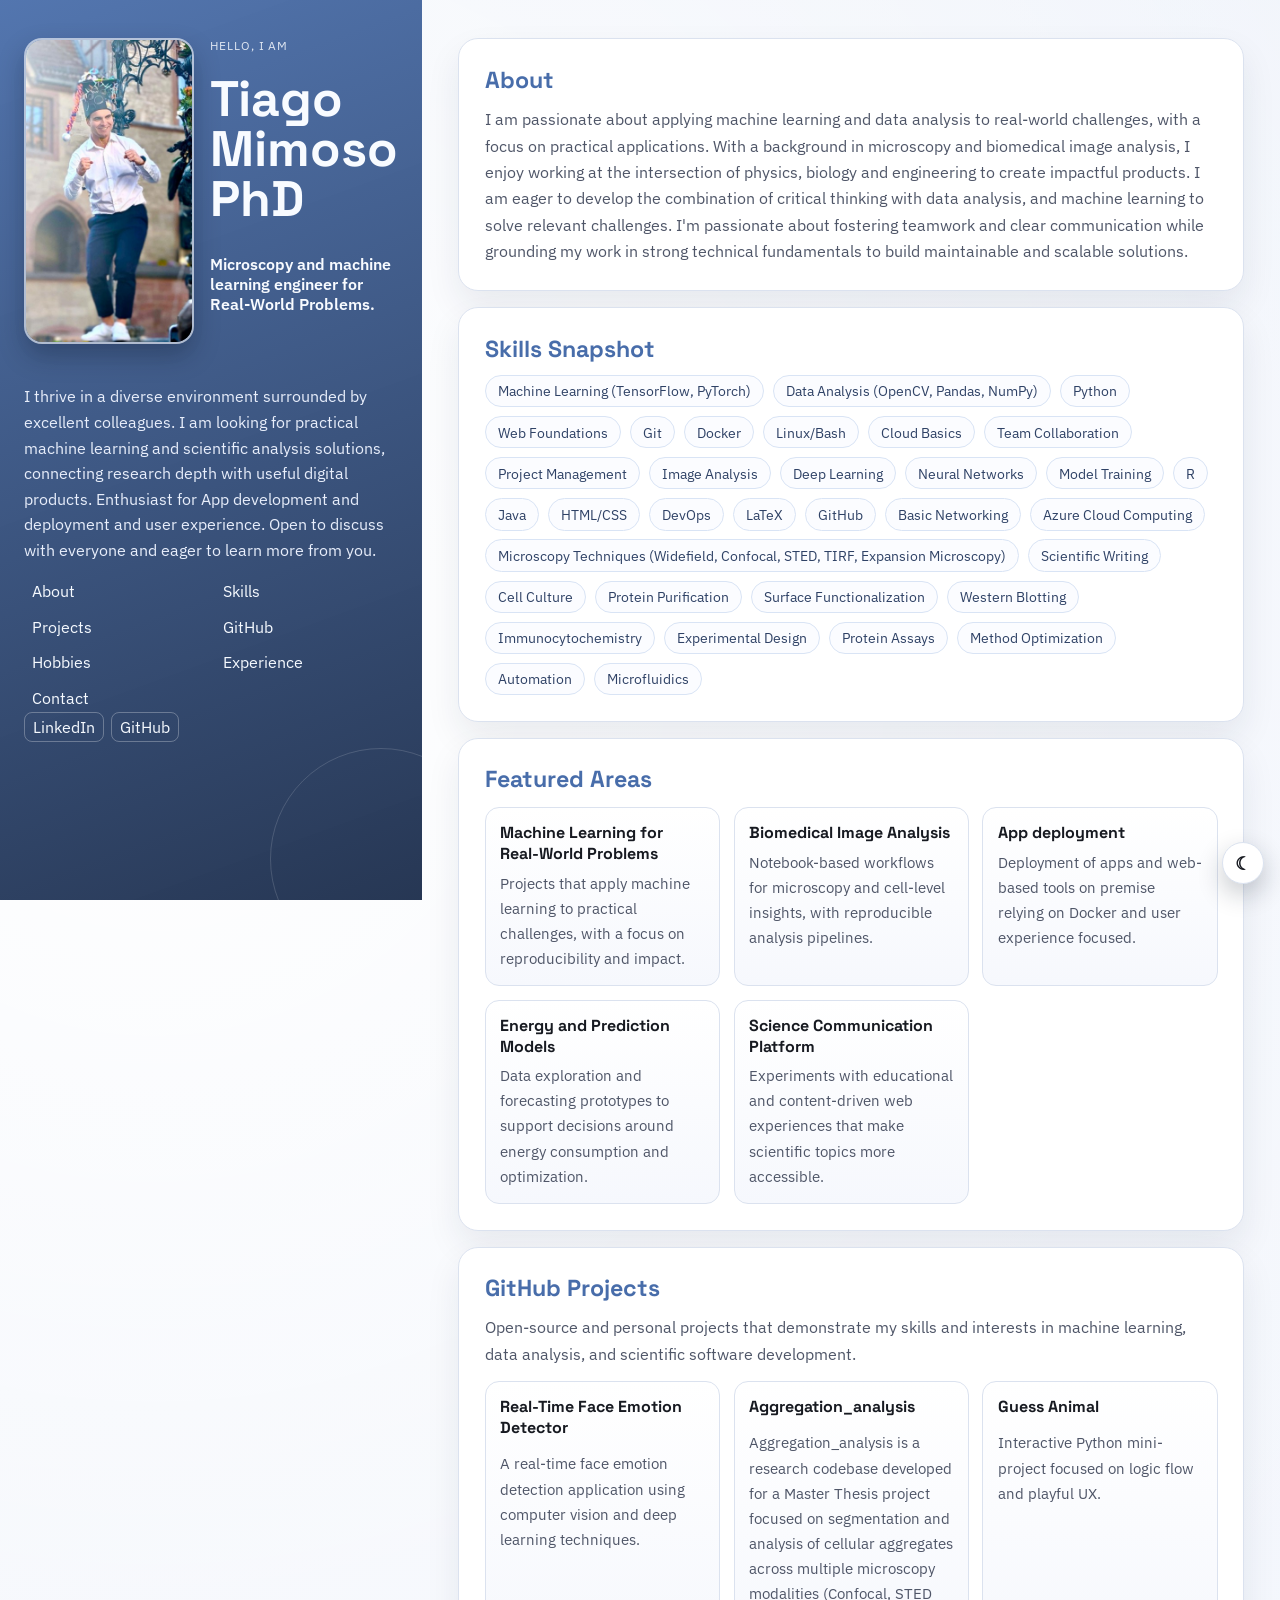
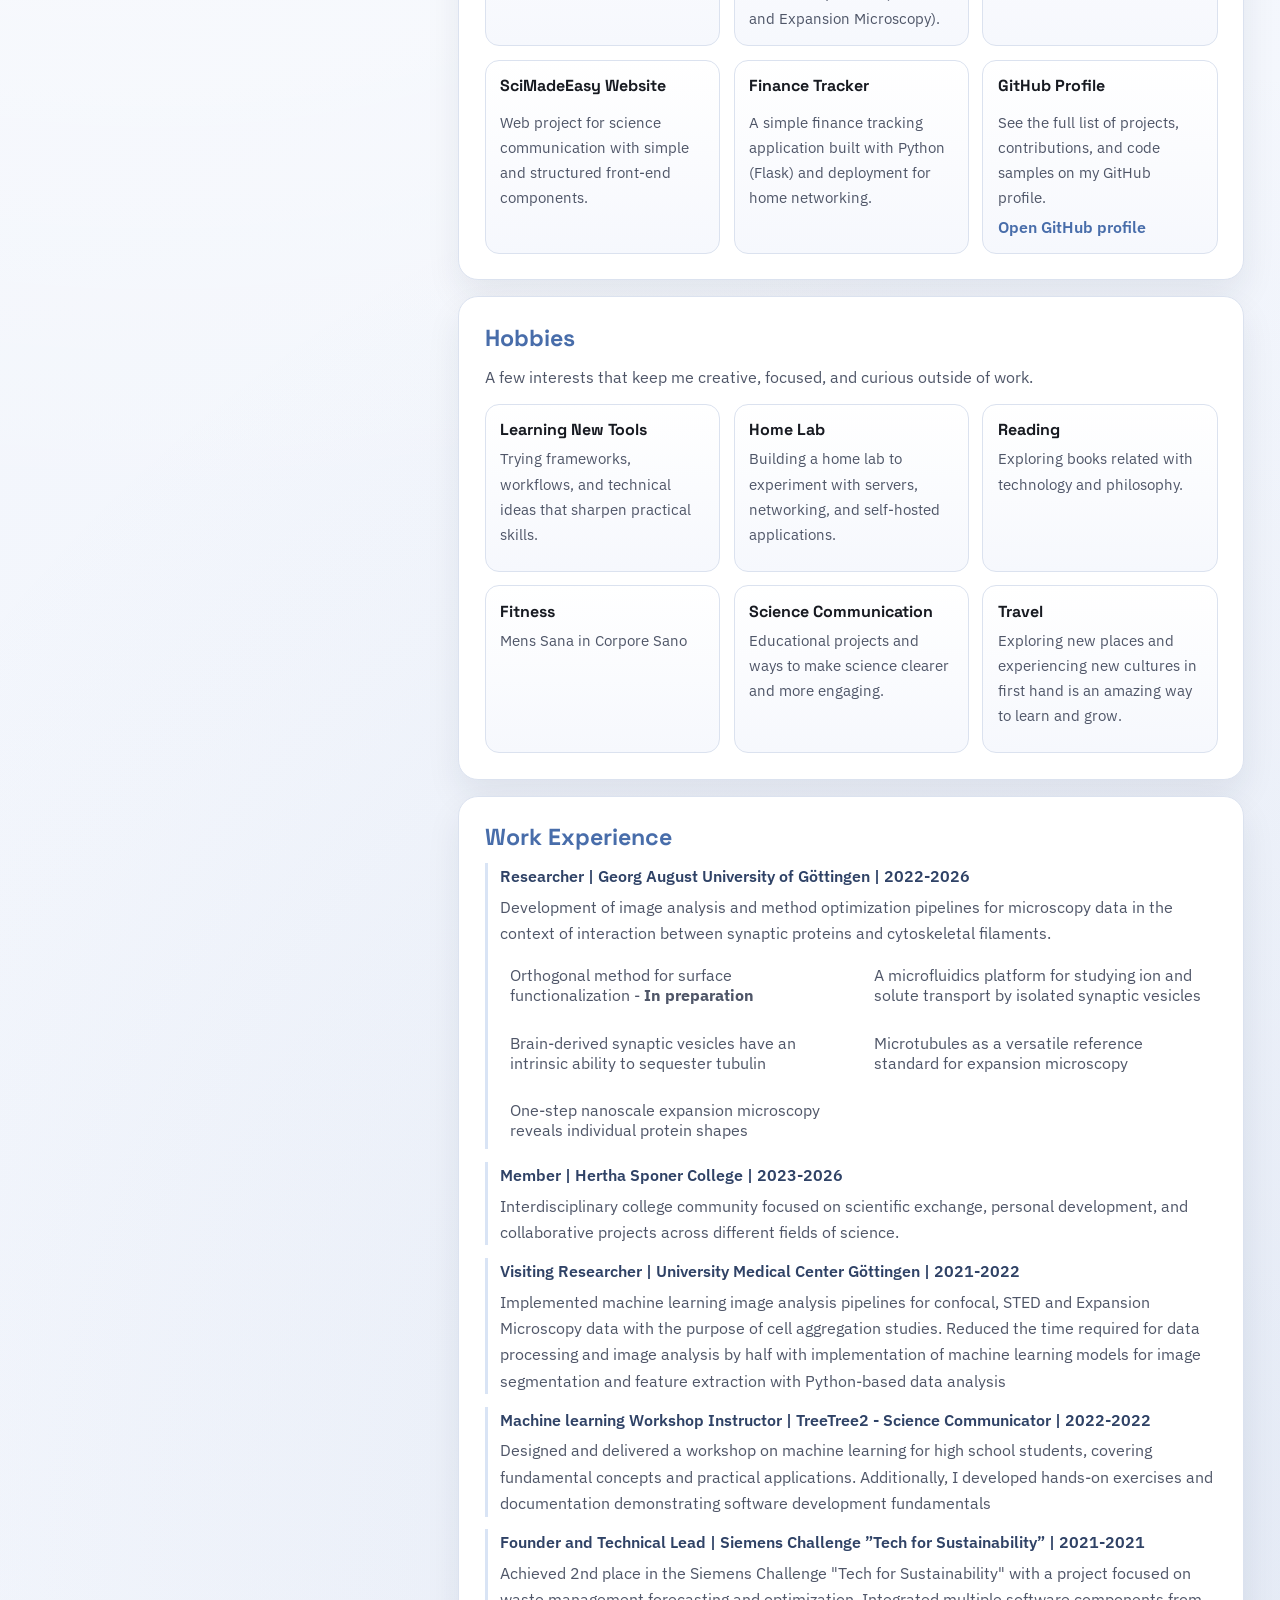
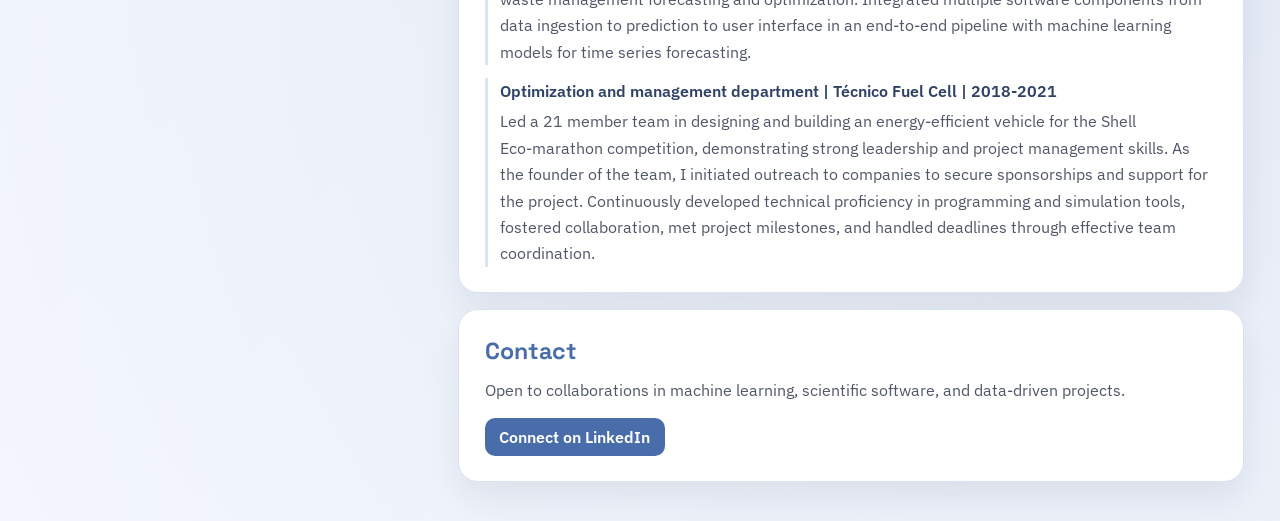
<file: index.html>
<!DOCTYPE html>
<html lang="en">
	<head>
		<meta charset="UTF-8" />
		<meta name="viewport" content="width=device-width, initial-scale=1.0" />
		<title>Tiago Mimoso | Personal Website</title>
		<meta
			name="description"
			content="Tiago Mimoso's website: Know more about me. I would love to connect."
		/>
		<link rel="preconnect" href="https://fonts.googleapis.com" />
		<link rel="preconnect" href="https://fonts.gstatic.com" crossorigin />
		<link
			href="https://fonts.googleapis.com/css2?family=Space+Grotesk:wght@400;500;700&family=IBM+Plex+Sans:wght@300;400;600&display=swap"
			rel="stylesheet"
		/>
		<link rel="stylesheet" href="styles.css" />
	</head>
	<body>
		<div class="page-shell">
			<aside class="sidebar" aria-label="Profile sidebar">
				<div class="sidebar-inner">
					<div class="sidebar-top">
						<figure class="profile-photo-wrap">
						<img
							class="profile-photo"
							src="Gansaliesel.jpg"
							alt="Portrait of Tiago Mimoso"
						/>
					</figure>

						<div class="sidebar-copy">
							<p class="eyebrow">Hello, I am</p>
							<h1>Tiago Mimoso PhD</h1>
							<p class="headline"> Microscopy and machine learning engineer for Real-World Problems.</p>
						</div>
					</div>
					<div class="sidebar-body">
							<p class="bio">
								I thrive in a diverse environment surrounded by excellent colleagues. I am looking for practical machine learning and scientific analysis solutions, connecting research depth with useful digital products. Enthusiast for App development and deployment and user experience. Open to discuss with everyone and eager to learn more from you.
							</p>

							<nav class="quick-links" aria-label="Quick links">
								<a href="#about">About</a>
								<a href="#skills">Skills</a>
								<a href="#projects">Projects</a>
								<a href="#github-projects">GitHub</a>
								<a href="#hobbies">Hobbies</a>
								<a href="#experience">Experience</a>
								<a href="#contact">Contact</a>
							</nav>
						</div>

                    <p class="footer-name"></p>
                    <div class="footer-links">
                        <a
                            class="linkedin-link"
                            href="https://www.linkedin.com/in/tiago-mimoso"
                            target="_blank"
                            rel="noreferrer noopener"
                        >
                            LinkedIn
                        </a>
                        <a
                            class="linkedin-link"
                            href="https://github.com/TiagoMimoso"
                            target="_blank"
                            rel="noreferrer noopener"
                        >
                            GitHub
                        </a>
                    </div>
					
				</div>
			</aside>

			<main class="content" aria-label="Main content">
				<section id="about" class="panel reveal">
					<h2>About</h2>
					<p>
						I am passionate about applying machine learning and data analysis to real-world challenges, with a focus on practical applications. With a background in microscopy and biomedical image analysis, I enjoy working at the intersection of physics, biology and engineering to create impactful products. I am eager to develop the combination of critical thinking with data analysis, and machine learning to solve relevant challenges. I'm passionate about fostering teamwork and clear communication while grounding my work in strong technical fundamentals to build maintainable and scalable solutions.
					</p>
				</section>

                <section id="skills" class="panel reveal">
					<h2>Skills Snapshot</h2>
					<ul class="tag-list" aria-label="Skills list">
						<li>Machine Learning (TensorFlow, PyTorch)</li>
						<li>Data Analysis (OpenCV, Pandas, NumPy)</li>
						<li>Python</li>
						<li>Web Foundations</li>
						<li>Git</li>
						<li>Docker</li>
						<li>Linux/Bash</li>
						<li>Cloud Basics</li>
						<li>Team Collaboration</li>
						<li>Project Management</li>
						<li>Image Analysis</li>
						<li>Deep Learning</li>
						<li>Neural Networks</li>
						<li>Model Training</li>
						<li>R</li>
						<li>Java</li>
						<li>HTML/CSS</li>
						<li>DevOps</li>
						<li>LaTeX</li>
						<li>GitHub</li>
						<li>Basic Networking</li>
						<li>Azure Cloud Computing</li>
						<li>Microscopy Techniques (Widefield, Confocal, STED, TIRF, Expansion Microscopy)</li>
						<li>Scientific Writing</li>
						<li>Cell Culture</li>
						<li>Protein Purification</li>
						<li>Surface Functionalization</li>
						<li>Western Blotting</li>
						<li>Immunocytochemistry</li>
						<li>Experimental Design</li>
						<li>Protein Assays</li>
						<li>Method Optimization</li>
						<li>Automation</li>
						<li>Microfluidics</li>
					</ul>
				</section>

				<section id="projects" class="panel reveal">
					<h2>Featured Areas</h2>
					<div class="cards">
						<article class="card">
							<h3>Machine Learning for Real-World Problems</h3>
							<p>
								Projects that apply machine learning to practical challenges, with a focus on reproducibility and impact.
							</p>
						</article class="card">
						<article class="card">
							<h3>Biomedical Image Analysis</h3>
							<p>
								Notebook-based workflows for microscopy and cell-level insights, with reproducible analysis pipelines.
							</p>
						</article>
						<article class="card">
							<h3> App deployment</h3>
							<p>
								Deployment of apps and web-based tools on premise relying on Docker and user experience focused.
							</p>
						</article>
						<article class="card">
							<h3>Energy and Prediction Models</h3>
							<p>
								Data exploration and forecasting prototypes to support decisions
								around energy consumption and optimization.
							</p>
						</article>
						<article class="card">
							<h3>Science Communication Platform</h3>
							<p>
								Experiments with educational and content-driven web experiences that make scientific topics more accessible.
							</p>
						</article>
					</div>
				</section>

				<section id="github-projects" class="panel reveal">
					<h2>GitHub Projects</h2>
					<p class="section-intro">
						Open-source and personal projects that demonstrate my skills and interests in machine learning, data analysis, and scientific software development.
					</p>
					<div class="cards">
						<a
							class="card card-project card-clickable"
							href="https://github.com/TiagoMimoso/real-time-face-emotion-detector"
							target="_blank"
							rel="noreferrer noopener"
						>
							<h3>Real-Time Face Emotion Detector</h3>
							<p>
								A real-time face emotion detection application using computer vision and deep learning techniques.
							</p>
						</a>
						<a
							class="card card-project card-clickable"
							href="https://github.com/TiagoMimoso/Aggregation_analysis"
							target="_blank"
							rel="noreferrer noopener"
						>
							<h3>Aggregation_analysis</h3>
							<p>
								Aggregation_analysis is a research codebase developed for a Master Thesis project focused on segmentation and analysis of cellular aggregates across multiple microscopy modalities (Confocal, STED and Expansion Microscopy).
							</p>
						</a>
						<a
							class="card card-project card-clickable"
							href="https://github.com/TiagoMimoso/Guess_animal"
							target="_blank"
							rel="noreferrer noopener"
						>
							<h3>Guess Animal</h3>
							<p>
								Interactive Python mini-project focused on logic flow and playful UX.
							</p>
						</a>
						<a
							class="card card-project card-clickable"
							href="https://github.com/scimadeasyofficial/scimadeasy-website"
							target="_blank"
							rel="noreferrer noopener"
						>
							<h3>SciMadeEasy Website</h3>
							<p>
								Web project for science communication with simple and structured front-end components.
							</p>
						</a>
						<a
							class="card card-project card-clickable"
							href="https://github.com/TiagoMimoso/finace_tracker"
							target="_blank"
							rel="noreferrer noopener"
						>
							<h3>Finance Tracker</h3>
							<p>
								A simple finance tracking application built with Python (Flask) and deployment for home networking.
							</p>
						</a>
						
						<a
							class="card card-project card-clickable"
							href="https://github.com/TiagoMimoso"
							target="_blank"
							rel="noreferrer noopener"
						>
							<h3>GitHub Profile</h3>
							<p>
								See the full list of projects, contributions, and code samples on my GitHub profile.
							</p>
							<span class="card-link">Open GitHub profile</span>
						</a>
					</div>
				</section>

				<section id="hobbies" class="panel reveal">
					<h2>Hobbies</h2>
					<p class="section-intro">
						A few interests that keep me creative, focused, and curious outside of
						work.
					</p>
					<div class="cards hobby-grid" aria-label="Hobbies list">
						<a class="card hobby-card card-clickable" href="hobbies/learning-new-tools.html">
							<h3>Learning New Tools</h3>
							<p>Trying frameworks, workflows, and technical ideas that sharpen practical skills.</p>
						</a>
                        <a class="card hobby-card card-clickable" href="hobbies/home_lab.html">
                            <h3>Home Lab</h3>
                            <p>Building a home lab to experiment with servers, networking, and self-hosted applications.</p>
                        </a>
						<a class="card hobby-card card-clickable" href="hobbies/reading.html">
							<h3>Reading</h3>
							<p>Exploring books related with technology and philosophy.</p>
						</a>
						<a class="card hobby-card card-clickable" href="hobbies/fitness.html">
							<h3>Fitness</h3>
							<p>Mens Sana in Corpore Sano</p>
						</a>
						<a class="card hobby-card card-clickable" href="hobbies/science-communication.html">
							<h3>Science Communication</h3>
							<p>Educational projects and ways to make science clearer and more engaging.</p>
						</a>
						<a class="card hobby-card card-clickable" href="hobbies/travel.html">
							<h3>Travel</h3>
							<p>Exploring new places and experiencing new cultures in first hand is an amazing way to learn and grow.</p>
						</a>
					</div>
				</section>

				<section id="experience" class="panel reveal">
					<h2>Work Experience</h2>
					<div class="experience-list" aria-label="Work experience list">
						<article class="experience-item">
							<p class="experience-meta">Researcher | Georg August University of Göttingen  | 2022-2026
							</p>
							<p>
								Development of image analysis and method optimization pipelines for microscopy data in the context of interaction between synaptic proteins and cytoskeletal filaments.
							</p>
							<div class="publication-links">
								<a>
									Orthogonal method for surface functionalization - <b>In preparation</b>
								</a>
								<a href="https://www.sciencedirect.com/science/article/pii/S0927776526006089" target="_blank" rel="noreferrer noopener">
									A microfluidics platform for studying ion and solute transport by isolated synaptic vesicles
								</a>
								<a href="https://link.springer.com/article/10.1186/s12915-025-02464-9" target="_blank" rel="noreferrer noopener">
									Brain-derived synaptic vesicles have an intrinsic ability to sequester tubulin
								</a>
								<a href="https://www.nature.com/articles/s42003-025-07967-3" target="_blank" rel="noreferrer noopener">
									Microtubules as a versatile reference standard for expansion microscopy
								</a>
								<a href="https://www.nature.com/articles/s41587-024-02431-9" target="_blank" rel="noreferrer noopener">
									One-step nanoscale expansion microscopy reveals individual protein shapes
								</a>
							</div>
						</article>
						<article class="experience-item">
							<p class="experience-meta">Member | Hertha Sponer College | 2023-2026</p>
							<p>
								Interdisciplinary college community focused on scientific exchange, personal development, and collaborative projects across different fields of science.
							</p>
						</article>
						<article class="experience-item">
							<p class="experience-meta">Visiting Researcher | University Medical Center Göttingen | 2021-2022</p>
							<p>
								Implemented machine learning image analysis pipelines for confocal, STED and Expansion Microscopy data with the purpose of cell aggregation studies. Reduced the time required for data processing and image analysis by half with implementation of machine learning models for image segmentation and feature extraction with Python‑based data analysis
							</p>
						</article>
						<article class="experience-item">
							<p class="experience-meta">Machine learning Workshop Instructor | TreeTree2 ‑ Science Communicator | 2022-2022</p>
							<p>
								Designed and delivered a workshop on machine learning for high school students, covering fundamental concepts and practical applications. Additionally, I developed hands‑on exercises and documentation demonstrating software development fundamentals
							</p>
						</article>
						<article class="experience-item">
							<p class="experience-meta">Founder and Technical Lead | Siemens Challenge ”Tech for Sustainability”  | 2021-2021</p>
							<p>
								Achieved 2nd place in the Siemens Challenge "Tech for Sustainability" with a project focused on waste management forecasting and optimization. Integrated multiple software components from data ingestion to prediction to user interface in an end‑to‑end pipeline with machine learning models for time series forecasting.
							</p>
						</article>
						<article class="experience-item">
							<p class="experience-meta"> Optimization and management department | Técnico Fuel Cell | 2018-2021</p>
							<p>
								Led a 21 member team in designing and building an energy‑efficient vehicle for the Shell Eco‑marathon competition, demonstrating strong leadership and project management skills. As the founder of the team, I initiated outreach to companies to secure sponsorships and support for the project. Continuously developed technical proficiency in programming and simulation tools, fostered collaboration, met project milestones, and handled deadlines through effective team coordination.
							</p>
						</article>
						<!-- <article class="experience-item">
							<p class="experience-meta">Research/Project Role | Institution | Year-Year</p>
							<p>
								Summarize the project focus, your responsibilities, and one result that shows impact.
							</p>
						</article> -->
					</div>
				</section>

				<section id="contact" class="panel reveal">
					<h2>Contact</h2>
					<p>
						Open to collaborations in machine learning, scientific software, and
						data-driven projects.
					</p>
					<div class="contact-actions">
						<a
							href="https://www.linkedin.com/in/tiago-mimoso"
							target="_blank"
							rel="noreferrer noopener"
						>
							Connect on LinkedIn
						</a>
					</div>
				</section>
			</main>
		</div>
		<button id="theme-toggle" class="theme-toggle" type="button" aria-label="Toggle color theme">
			&#9789;
		</button>
		<script src="theme.js"></script>
	</body>
</html>
</file>
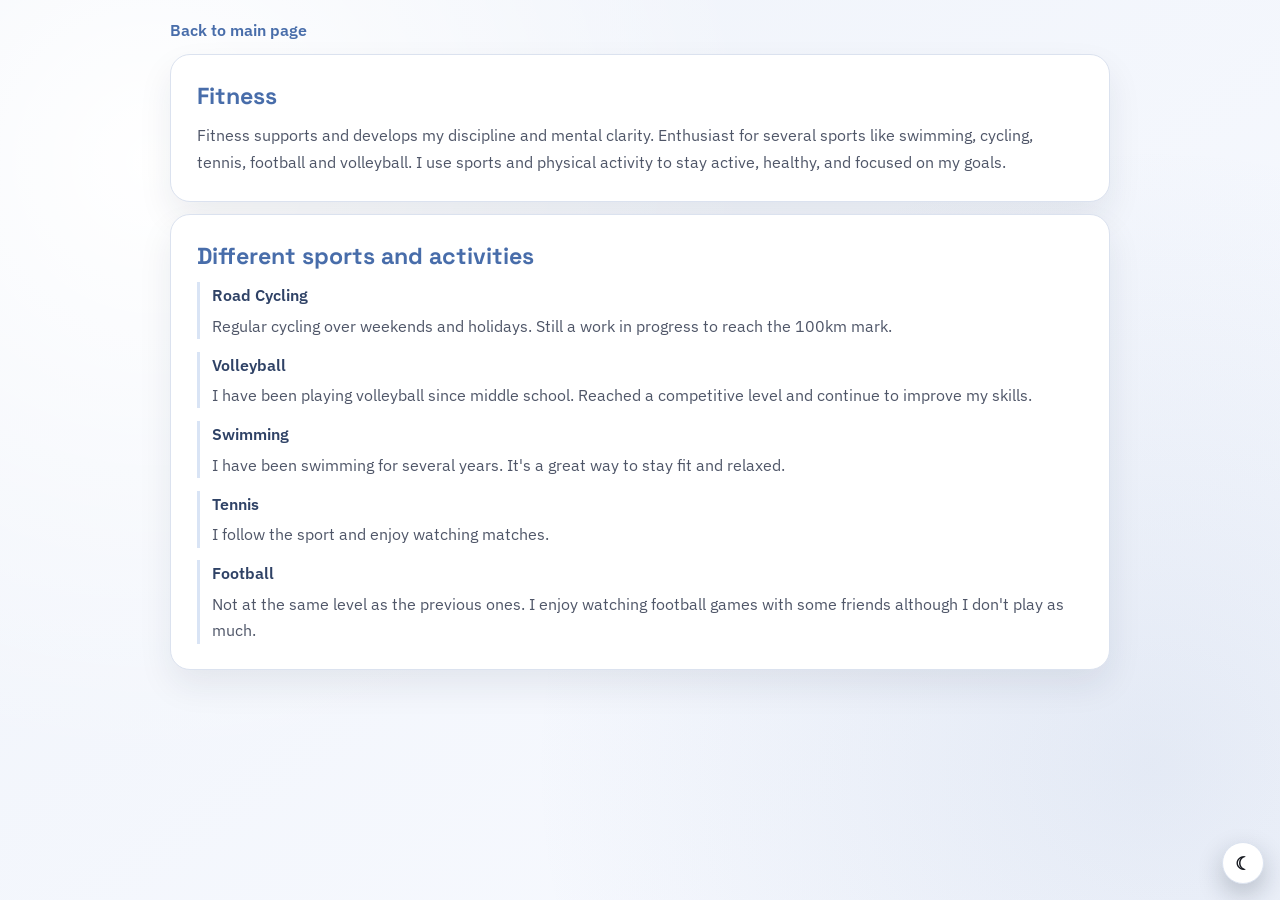
<file: hobbies/fitness.html>
<!DOCTYPE html>
<html lang="en">
  <head>
    <meta charset="UTF-8" />
    <meta name="viewport" content="width=device-width, initial-scale=1.0" />
    <title>Hobby | Fitness</title>
    <meta name="description" content="Fitness hobby page for Tiago Mimoso." />
    <link rel="preconnect" href="https://fonts.googleapis.com" />
    <link rel="preconnect" href="https://fonts.gstatic.com" crossorigin />
    <link
      href="https://fonts.googleapis.com/css2?family=Space+Grotesk:wght@400;500;700&family=IBM+Plex+Sans:wght@300;400;600&display=swap"
      rel="stylesheet"
    />
    <link rel="stylesheet" href="../styles.css" />
  </head>
  <body>
    <main class="subpage-shell">
      <div class="subpage-topbar">
        <a class="back-link" href="../index.html#hobbies">Back to main page</a>
        <button id="theme-toggle" class="theme-toggle" type="button" aria-label="Toggle color theme">&#9789;</button>
      </div>

      <section class="panel subpage-hero">
        <h2>Fitness</h2>
        <p>
          Fitness supports and develops my discipline and mental clarity. Enthusiast for several sports like swimming, cycling, tennis, football and volleyball. I use sports and physical activity to stay active, healthy, and focused on my goals.
        </p>
      </section>

      <section class="panel">
        <h2>Different sports and activities</h2>
        <div class="experience-list">
          <article class="experience-item">
            <p class="experience-meta">Road Cycling</p>
            <p>Regular cycling over weekends and holidays. Still a work in progress to reach the 100km mark.</p>
          </article>
          <article class="experience-item">
            <p class="experience-meta">Volleyball</p>
            <p>I have been playing volleyball since middle school. Reached a competitive level and continue to improve my skills.</p>
          </article>
          <article class="experience-item">
            <p class="experience-meta">Swimming</p>
            <p>I have been swimming for several years. It's a great way to stay fit and relaxed.</p>
          </article>
          <article class="experience-item">
            <p class="experience-meta">Tennis</p>
            <p>I follow the sport and enjoy watching matches.</p>
          </article>
          <article class="experience-item">
            <p class="experience-meta">Football</p>
            <p>Not at the same level as the previous ones. I enjoy watching football games with some friends although I don't play as much.</p>
          </article>
        </div>
      </section>
    </main>
    <script src="../theme.js"></script>
  </body>
</html>
</file>
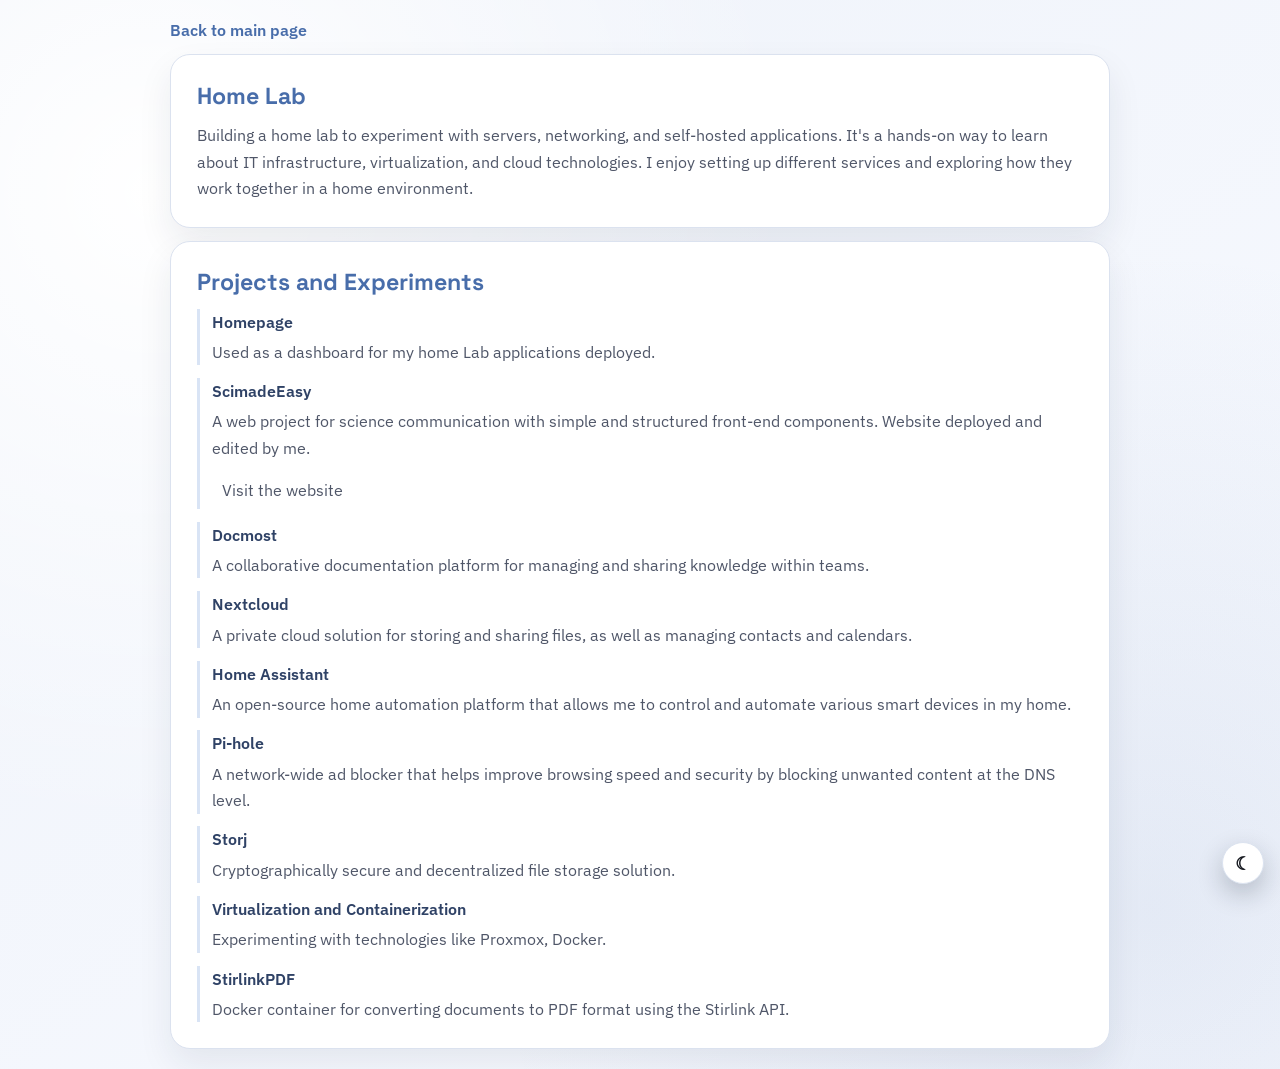
<file: hobbies/home_lab.html>
<!DOCTYPE html>
<html lang="en">
  <head>
    <meta charset="UTF-8" />
    <meta name="viewport" content="width=device-width, initial-scale=1.0" />
    <title>Hobby | Home lab</title>
    <meta name="description" content="Fitness hobby page for Tiago Mimoso." />
    <link rel="preconnect" href="https://fonts.googleapis.com" />
    <link rel="preconnect" href="https://fonts.gstatic.com" crossorigin />
    <link
      href="https://fonts.googleapis.com/css2?family=Space+Grotesk:wght@400;500;700&family=IBM+Plex+Sans:wght@300;400;600&display=swap"
      rel="stylesheet"
    />
    <link rel="stylesheet" href="../styles.css" />
  </head>
  <body>
    <main class="subpage-shell">
      <div class="subpage-topbar">
        <a class="back-link" href="../index.html#hobbies">Back to main page</a>
        <button id="theme-toggle" class="theme-toggle" type="button" aria-label="Toggle color theme">&#9789;</button>
      </div>

      <section class="panel subpage-hero">
        <h2>Home Lab</h2>
        <p>
          Building a home lab to experiment with servers, networking, and self-hosted applications. It's a hands-on way to learn about IT infrastructure, virtualization, and cloud technologies. I enjoy setting up different services and exploring how they work together in a home environment.
        </p>
      </section>

      <section class="panel">
        <h2>Projects and Experiments</h2>
        <div class="experience-list">
          <article class="experience-item">
            <p class="experience-meta">Homepage</p>
            <p>Used as a dashboard for my home Lab applications deployed.</p>
          </article>
          <article class="experience-item">
            <p class="experience-meta">ScimadeEasy</p>
            <p>A web project for science communication with simple and structured front-end components. Website deployed and edited by me.</p>
            <div class="publication-links">
								<a href="https://scimadeasyofficial.github.io/scimadeasy-website/" target="_blank" rel="noreferrer noopener">Visit the website</a>
							</div>
          </article>
          <article class="experience-item">
            <p class="experience-meta">Docmost</p>
            <p>A collaborative documentation platform for managing and sharing knowledge within teams.</p>
          </article>
          <article class="experience-item">
            <p class="experience-meta">Nextcloud</p>
            <p>A private cloud solution for storing and sharing files, as well as managing contacts and calendars.</p>
          </article>
          <article class="experience-item">
            <p class="experience-meta">Home Assistant</p>
            <p>An open-source home automation platform that allows me to control and automate various smart devices in my home.</p>
          </article>
          <article class="experience-item">
            <p class="experience-meta">Pi-hole</p>
            <p>A network-wide ad blocker that helps improve browsing speed and security by blocking unwanted content at the DNS level.</p>
          </article>
          <article class="experience-item">
            <p class="experience-meta">Storj</p>
            <p>Cryptographically secure and decentralized file storage solution.</p>
          </article>
          <article class="experience-item">
            <p class="experience-meta">Virtualization and Containerization</p>
            <p>Experimenting with technologies like Proxmox, Docker.</p>
          </article>
          <article class="experience-item">
            <p class="experience-meta">StirlinkPDF</p>
            <p>Docker container for converting documents to PDF format using the Stirlink API.</p>
          </article>
        </div>
      </section>
    </main>
    <script src="../theme.js"></script>
  </body>
</html>
</file>
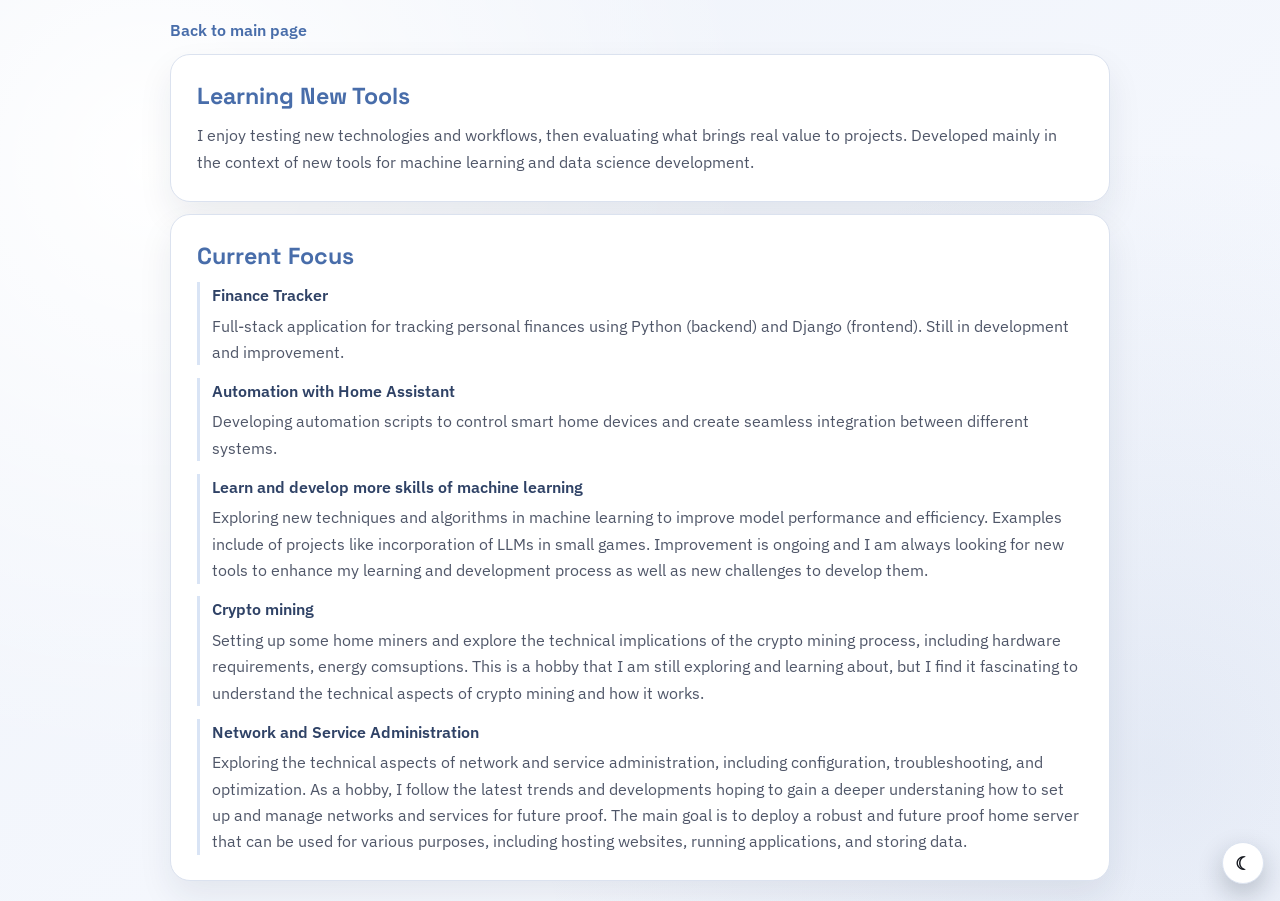
<file: hobbies/learning-new-tools.html>
<!DOCTYPE html>
<html lang="en">
  <head>
    <meta charset="UTF-8" />
    <meta name="viewport" content="width=device-width, initial-scale=1.0" />
    <title>Hobby | Learning New Tools</title>
    <meta name="description" content="Learning new tools hobby page for Tiago Mimoso." />
    <link rel="preconnect" href="https://fonts.googleapis.com" />
    <link rel="preconnect" href="https://fonts.gstatic.com" crossorigin />
    <link
      href="https://fonts.googleapis.com/css2?family=Space+Grotesk:wght@400;500;700&family=IBM+Plex+Sans:wght@300;400;600&display=swap"
      rel="stylesheet"
    />
    <link rel="stylesheet" href="../styles.css" />
  </head>
  <body>
    <main class="subpage-shell">
      <div class="subpage-topbar">
        <a class="back-link" href="../index.html#hobbies">Back to main page</a>
        <button id="theme-toggle" class="theme-toggle" type="button" aria-label="Toggle color theme">&#9789;</button>
      </div>

      <section class="panel subpage-hero">
        <h2>Learning New Tools</h2>
        <p>
          I enjoy testing new technologies and workflows, then evaluating what brings real value to projects. Developed mainly in the context of new tools for machine learning and data science development.
        </p>
      </section>

      <section class="panel">
        <h2>Current Focus</h2>
        <div class="experience-list">
          <article class="experience-item">
            <p class="experience-meta">Finance Tracker</p>
            <p>Full-stack application for tracking personal finances using Python (backend) and Django (frontend). Still in development and improvement.</p>
          </article>
          <article class="experience-item">
            <p class="experience-meta">Automation with Home Assistant</p>
            <p>Developing automation scripts to control smart home devices and create seamless integration between different systems.</p>
          </article>
          <article class="experience-item">
            <p class="experience-meta">Learn and develop more skills of machine learning</p>
            <p>Exploring new techniques and algorithms in machine learning to improve model performance and efficiency.
              Examples include of projects like incorporation of LLMs in small games. Improvement is ongoing and I am always looking for new tools to enhance my learning and development process as well as new challenges to develop them.
            </p>
          </article>
          <article class="experience-item">
            <p class="experience-meta">Crypto mining</p>
            <p>Setting up some home miners and explore the technical implications of the crypto mining process, including hardware requirements, energy comsuptions. This is a hobby that I am still exploring and learning about, but I find it fascinating to understand the technical aspects of crypto mining and how it works.
            </p>
          </article>
          <article class="experience-item">
            <p class="experience-meta">Network and Service Administration</p>
            <p>Exploring the technical aspects of network and service administration, including configuration, troubleshooting, and optimization. As a hobby, I follow the latest trends and developments hoping to gain a deeper understaning how to set up and manage networks and services for future proof. The main goal is to deploy a robust and future proof home server that can be used for various purposes, including hosting websites, running applications, and storing data.
            </p>
          </article>
        </div>

        <!--<p class="customize-note">
           Add more tools and insights as you explore new technologies. This section can evolve with your learning journey. -->
        </p>
      </section>
    </main>
    <script src="../theme.js"></script>
  </body>
</html>
</file>
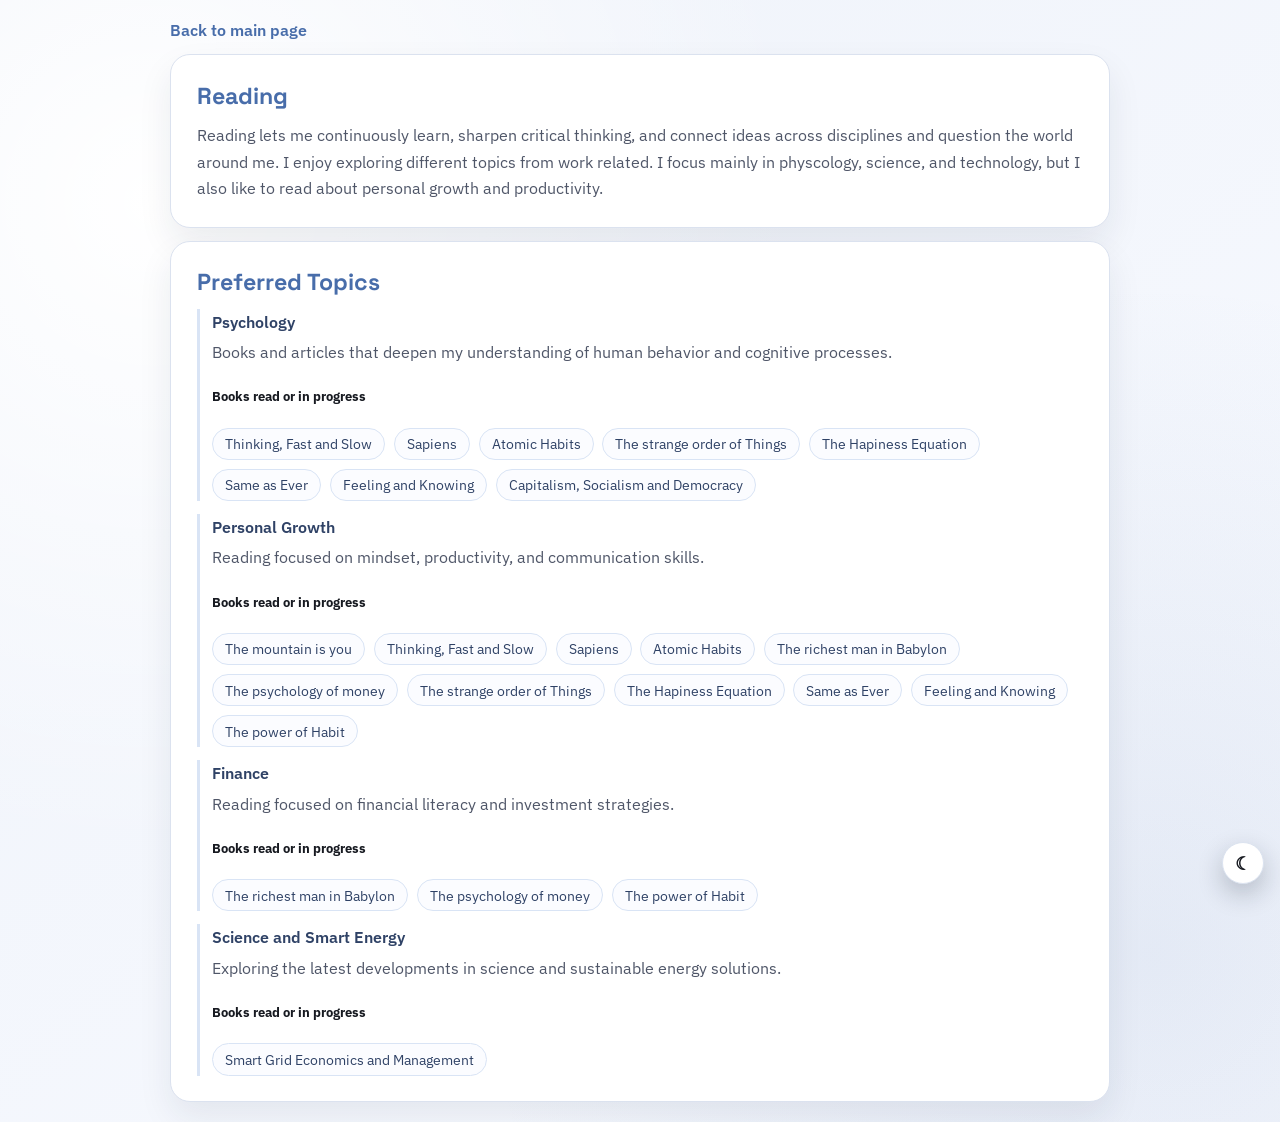
<file: hobbies/reading.html>
<!DOCTYPE html>
<html lang="en">
  <head>
    <meta charset="UTF-8" />
    <meta name="viewport" content="width=device-width, initial-scale=1.0" />
    <title>Hobby | Reading</title>
    <meta name="description" content="Reading hobby page for Tiago Mimoso." />
    <link rel="preconnect" href="https://fonts.googleapis.com" />
    <link rel="preconnect" href="https://fonts.gstatic.com" crossorigin />
    <link
      href="https://fonts.googleapis.com/css2?family=Space+Grotesk:wght@400;500;700&family=IBM+Plex+Sans:wght@300;400;600&display=swap"
      rel="stylesheet"
    />
    <link rel="stylesheet" href="../styles.css" />
  </head>
  <body>
    <main class="subpage-shell">
      <div class="subpage-topbar">
        <a class="back-link" href="../index.html#hobbies">Back to main page</a>
        <button id="theme-toggle" class="theme-toggle" type="button" aria-label="Toggle color theme">&#9789;</button>
      </div>

      <section class="panel subpage-hero">
        <h2>Reading</h2>
        <p>
          Reading lets me continuously learn, sharpen critical thinking, and connect ideas across disciplines and question the world around me. I enjoy exploring different topics from work related. I focus mainly in physcology, science, and technology, but I also like to read about personal growth and productivity.
        </p>
      </section>

      <section class="panel">
        <h2>Preferred Topics</h2>
        <div class="experience-list">
          <article class="experience-item">
            <p class="experience-meta">Psychology</p>
            <p>Books and articles that deepen my understanding of human behavior and cognitive processes.</p>
					<h5>Books read or in progress</h5>
					<ul class="tag-list" aria-label="Skills list">
						<li>Thinking, Fast and Slow</li>
						<li>Sapiens</li>
            <li>Atomic Habits</li>
            <li>The strange order of Things</li>
            <li>The Hapiness Equation</li>
            <li>Same as Ever</li>
            <li>Feeling and Knowing</li>
            <li>Capitalism, Socialism and Democracy</li>
					</ul>
          </article>
          <article class="experience-item">
            <p class="experience-meta">Personal Growth</p>
            <p>Reading focused on mindset, productivity, and communication skills.</p>
          <h5>Books read or in progress</h5>
					<ul class="tag-list" aria-label="Skills list">
						<li>The mountain is you</li>
						<li>Thinking, Fast and Slow</li>
						<li>Sapiens</li>
            <li>Atomic Habits</li>
            <li>The richest man in Babylon</li>
            <li>The psychology of money</li>
            <li>The strange order of Things</li>
            <li>The Hapiness Equation</li>
            <li>Same as Ever</li>
            <li>Feeling and Knowing</li>
            <li>The power of Habit</li>
					</ul>
          </article>
          <article class="experience-item">
            <p class="experience-meta">Finance</p>
            <p>Reading focused on financial literacy and investment strategies.</p>
          <h5>Books read or in progress</h5>
					<ul class="tag-list" aria-label="Skills list">
            <li>The richest man in Babylon</li>
            <li>The psychology of money</li>
            <li>The power of Habit</li>
					</ul>
          </article>
          <article class="experience-item">
            <p class="experience-meta">Science and Smart Energy</p>
            <p>Exploring the latest developments in science and sustainable energy solutions.</p>
            <h5>Books read or in progress</h5>
					<ul class="tag-list" aria-label="Skills list">
            <li>Smart Grid Economics and Management</li>
					</ul>
          </article>
        </div>
      </section>
    </main>
    <script src="../theme.js"></script>
  </body>
</html>
</file>
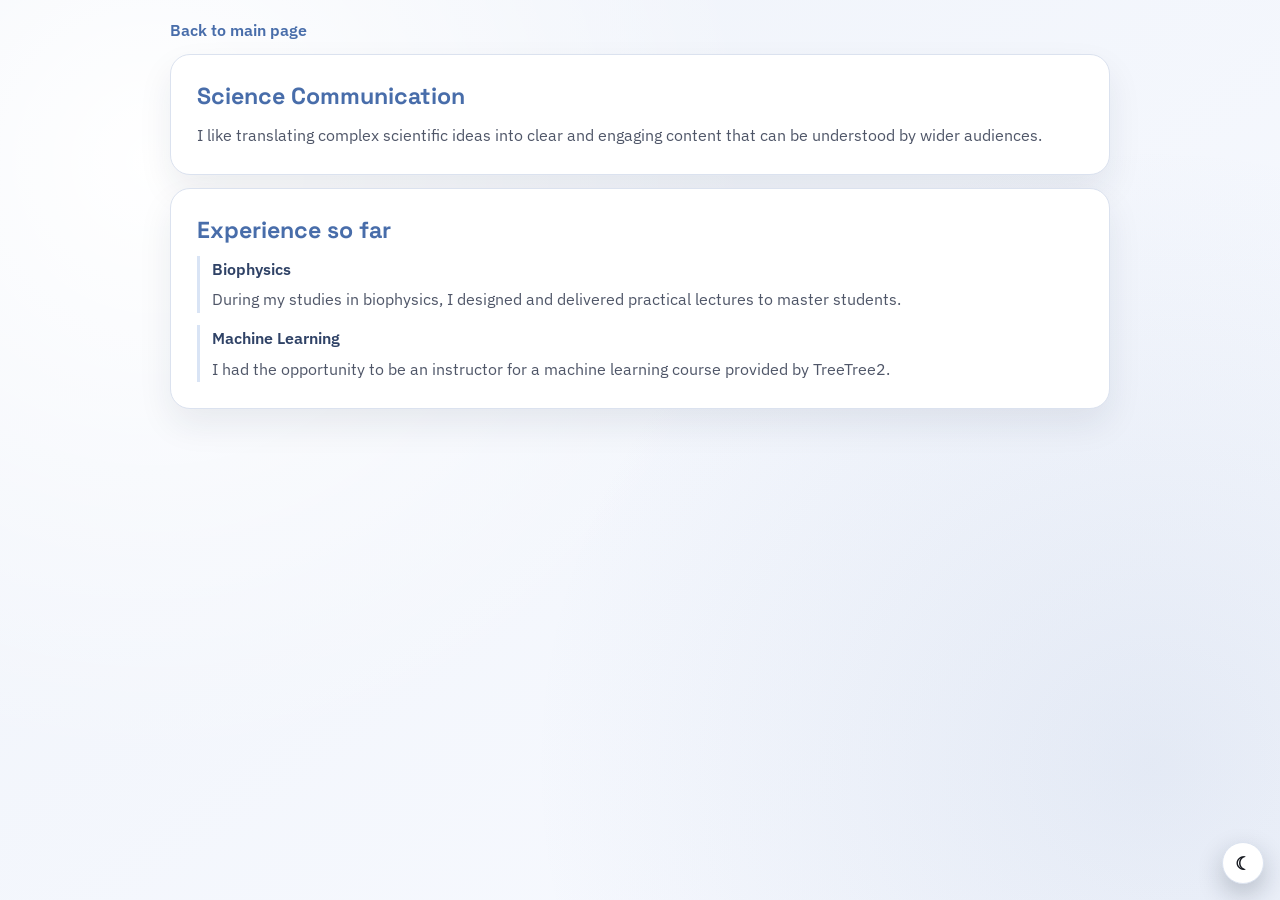
<file: hobbies/science-communication.html>
<!DOCTYPE html>
<html lang="en">
  <head>
    <meta charset="UTF-8" />
    <meta name="viewport" content="width=device-width, initial-scale=1.0" />
    <title>Hobby | Science Communication</title>
    <meta name="description" content="Science communication hobby page for Tiago Mimoso." />
    <link rel="preconnect" href="https://fonts.googleapis.com" />
    <link rel="preconnect" href="https://fonts.gstatic.com" crossorigin />
    <link
      href="https://fonts.googleapis.com/css2?family=Space+Grotesk:wght@400;500;700&family=IBM+Plex+Sans:wght@300;400;600&display=swap"
      rel="stylesheet"
    />
    <link rel="stylesheet" href="../styles.css" />
  </head>
  <body>
    <main class="subpage-shell">
      <div class="subpage-topbar">
        <a class="back-link" href="../index.html#hobbies">Back to main page</a>
        <button id="theme-toggle" class="theme-toggle" type="button" aria-label="Toggle color theme">&#9789;</button>
      </div>

      <section class="panel subpage-hero">
        <h2>Science Communication</h2>
        <p>
          I like translating complex scientific ideas into clear and engaging content that can be understood by wider audiences.
        </p>
      </section>

      <section class="panel">
        <h2>Experience so far</h2>
        <div class="experience-list">
          <article class="experience-item">
            <p class="experience-meta">Biophysics</p>
            <p>During my studies in biophysics, I designed and delivered practical lectures to master students.</p>
          </article>
          <article class="experience-item">
            <p class="experience-meta">Machine Learning</p>
            <p>I had the opportunity to be an instructor for a machine learning course provided by TreeTree2.</p>
          </article>
        </div>
      </section>
    </main>
    <script src="../theme.js"></script>
  </body>
</html>
</file>
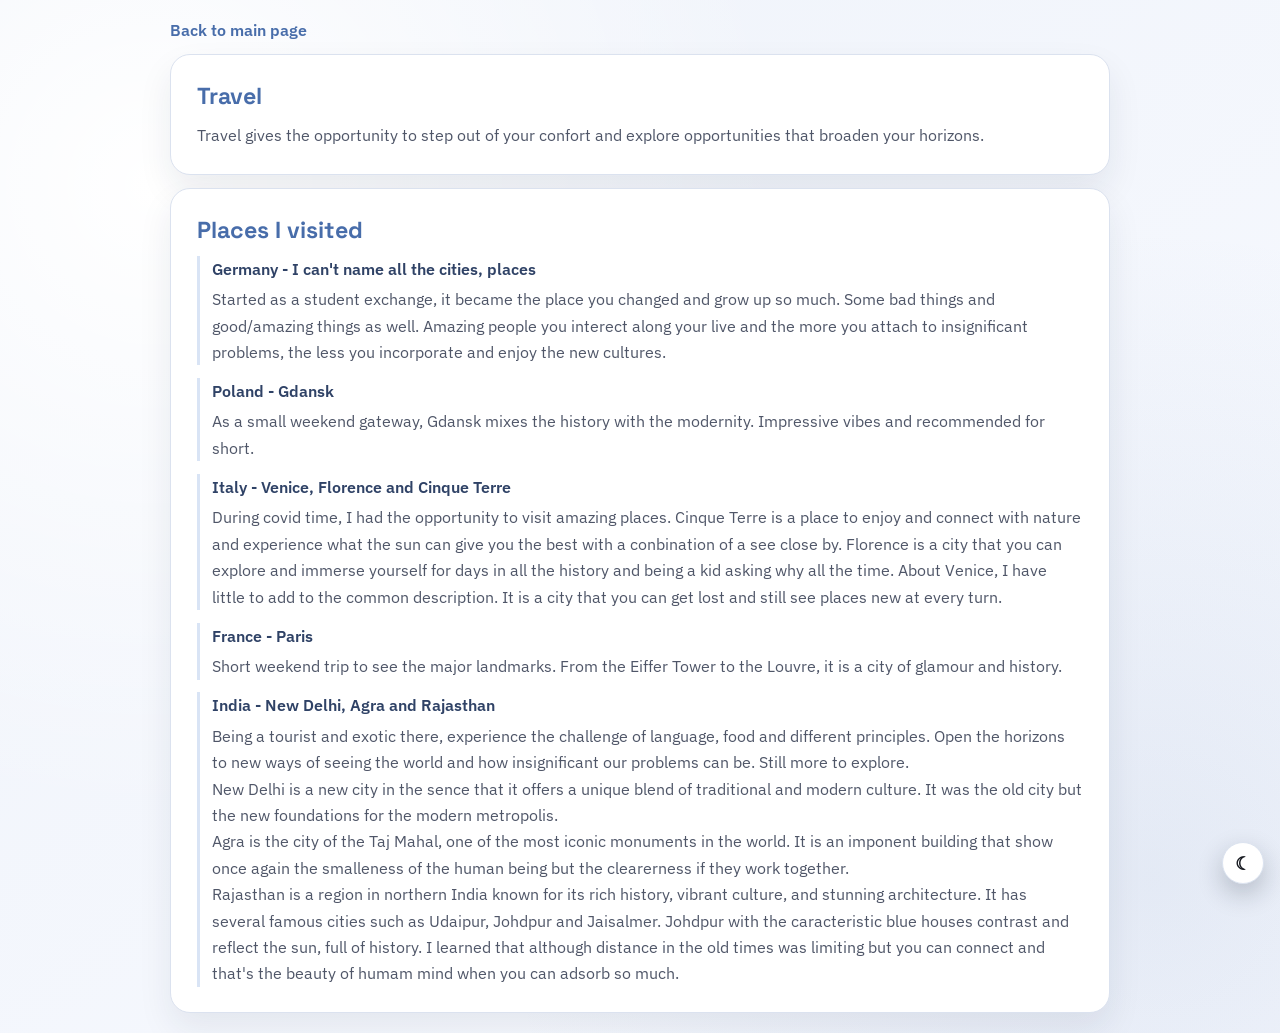
<file: hobbies/travel.html>
<!DOCTYPE html>
<html lang="en">
  <head>
    <meta charset="UTF-8" />
    <meta name="viewport" content="width=device-width, initial-scale=1.0" />
    <title>Hobby | Travel</title>
    <meta name="description" content="Travel hobby page for Tiago Mimoso." />
    <link rel="preconnect" href="https://fonts.googleapis.com" />
    <link rel="preconnect" href="https://fonts.gstatic.com" crossorigin />
    <link
      href="https://fonts.googleapis.com/css2?family=Space+Grotesk:wght@400;500;700&family=IBM+Plex+Sans:wght@300;400;600&display=swap"
      rel="stylesheet"
    />
    <link rel="stylesheet" href="../styles.css" />
  </head>
  <body>
    <main class="subpage-shell">
      <div class="subpage-topbar">
        <a class="back-link" href="../index.html#hobbies">Back to main page</a>
        <button id="theme-toggle" class="theme-toggle" type="button" aria-label="Toggle color theme">&#9789;</button>
      </div>

      <section class="panel subpage-hero">
        <h2>Travel</h2>
        <p>
          Travel gives the opportunity to step out of your confort and explore opportunities that broaden your horizons.
        </p>
      </section>

      <section class="panel">
        <h2>Places I visited</h2>
        <div class="experience-list">
          <article class="experience-item">
            <p class="experience-meta">Germany - I can't name all the cities, places</p>
            <p>Started as a student exchange, it became the place you changed and grow up so much. Some bad things and good/amazing things as well. Amazing people you interect along your live and the more you attach to insignificant problems, the less you incorporate and enjoy the new cultures.
            </p>
          </article>
          <article class="experience-item">
            <p class="experience-meta">Poland - Gdansk</p>
            <p>As a small weekend gateway, Gdansk mixes the history with the modernity. Impressive vibes and recommended for short.
            </p>
            <!-- Add a few more photos about the trip here -->
          </article>
          <article class="experience-item">
            <p class="experience-meta">Italy - Venice, Florence and Cinque Terre</p>
            <p>During covid time, I had the opportunity to visit amazing places. Cinque Terre is a place to enjoy and connect with nature and experience what the sun can give you the best with a conbination of a see close by. Florence is a city that you can explore and immerse yourself for days in all the history and being a kid asking why all the time.
            About Venice, I have little to add to the common description. It is a city that you can get lost and still see places new at every turn.
            </p>
            <!-- Add a few more photos about the trip here -->
          </article>
          <article class="experience-item">
            <p class="experience-meta">France - Paris</p>
            <p>Short weekend trip to see the major landmarks. From the Eiffer Tower to the Louvre, it is a city of glamour and history.</p>
            <!-- Add a few more photos about the trip here -->
          </article>
          <article class="experience-item">
            <p class="experience-meta">India - New Delhi, Agra and Rajasthan</p>
            <p>Being a tourist and exotic there, experience the challenge of language, food and different principles. Open the horizons to new ways of seeing the world and how insignificant our problems can be. Still more to explore.</p>
            <p> New Delhi is a new city in the sence that it offers a unique blend of traditional and modern culture. It was the old city but the new foundations for the modern metropolis.</p>
            <p>Agra is the city of the Taj Mahal, one of the most iconic monuments in the world. It is an imponent building that show once again the smalleness of the human being but the clearerness if they work together.</p>
            <p>Rajasthan is a region in northern India known for its rich history, vibrant culture, and stunning architecture. It has several famous cities such as Udaipur, Johdpur and Jaisalmer. Johdpur with the caracteristic blue houses contrast and reflect the sun, full of history. I learned that although distance in the old times was limiting but you can connect and that's the beauty of humam mind when you can adsorb so much.</p>
            <!-- Add a few more photos about the trip here -->
          </article>
        </div>
      </section>
    </main>
    <script src="../theme.js"></script>
  </body>
</html>
</file>
<file: styles.css>
:root {
  --accent: #486daa;
  --accent-soft: #d9e4f5;
  --ink: #171a21;
  --muted: #4f5668;
  --paper: #f6f8fc;
  --panel: #ffffff;
  --border: #dbe2ef;
  --radius-lg: 20px;
  --radius-md: 14px;
  --shadow-soft: 0 16px 34px rgba(25, 40, 70, 0.08);
  --card-bg-start: #ffffff;
  --card-bg-end: #f6f8fd;
  --tag-bg: #fbfcff;
  --tag-text: #2f4266;
}

:root[data-theme="dark"] {
  --ink: #e7ecf7;
  --muted: #b8c3d8;
  --paper: #0f1523;
  --panel: #151e30;
  --border: #2a3754;
  --accent-soft: #35517f;
  --shadow-soft: 0 16px 34px rgba(4, 8, 16, 0.45);
  --card-bg-start: #1b2539;
  --card-bg-end: #172033;
  --tag-bg: #1c273a;
  --tag-text: #d4e1f7;
}

* {
  box-sizing: border-box;
}

html {
  scroll-behavior: smooth;
}

body {
  margin: 0;
  min-height: 100vh;
  font-family: "IBM Plex Sans", "Segoe UI", sans-serif;
  color: var(--ink);
  background:
    radial-gradient(circle at 12% 18%, #ffffff 0%, rgba(255, 255, 255, 0) 45%),
    radial-gradient(circle at 90% 85%, rgba(72, 109, 170, 0.11) 0%, rgba(72, 109, 170, 0) 45%),
    linear-gradient(145deg, #eff3fa 0%, #f8faff 100%);
  transition: background-color 280ms ease, color 280ms ease;
}

:root[data-theme="dark"] body {
  background:
    radial-gradient(circle at 12% 18%, rgba(96, 140, 215, 0.2) 0%, rgba(96, 140, 215, 0) 42%),
    radial-gradient(circle at 90% 85%, rgba(30, 42, 66, 0.7) 0%, rgba(30, 42, 66, 0) 42%),
    linear-gradient(145deg, #0a0f1b 0%, #121b2d 100%);
}

.page-shell {
  display: grid;
  grid-template-columns: minmax(280px, 33vw) 1fr;
  min-height: 100vh;
}

.sidebar {
  position: sticky;
  top: 0;
  align-self: start;
  min-height: 100vh;
  padding: 2.4rem 1.5rem;
  background:
    linear-gradient(160deg, rgba(72, 109, 170, 0.94) 0%, rgba(30, 47, 77, 0.96) 100%);
  color: #f8fbff;
  overflow: hidden;
}

:root[data-theme="dark"] .sidebar {
  background:
    linear-gradient(160deg, rgba(35, 52, 86, 0.98) 0%, rgba(13, 21, 36, 0.98) 100%);
}

.sidebar::after {
  content: "";
  position: absolute;
  width: 220px;
  height: 220px;
  border-radius: 50%;
  right: -70px;
  bottom: -70px;
  border: 1px solid rgba(255, 255, 255, 0.15);
}

.sidebar-inner {
  position: relative;
  z-index: 1;
  max-width: 400px;
  min-height: calc(100vh - 4.8rem);
  display: flex;
  flex-direction: column;
}

.sidebar-top {
  display: grid;
  grid-template-columns: minmax(150px, 170px) minmax(0, 1fr);
  gap: 1rem;
  align-items: start;
}

.sidebar-copy {
  display: grid;
  gap: 0.85rem;
}

.sidebar-body {
  display: grid;
  gap: 0.85rem;
  width: 100%;
  margin-top: 0.5rem;
}

.profile-photo-wrap {
  margin: 0 0 1rem;
}

.profile-photo {
  display: block;
  width: min(170px, 42vw);
  aspect-ratio: 1 / 1.8;
  object-fit: cover;
  border-radius: 18px;
  border: 2px solid rgba(255, 255, 255, 0.55);
  box-shadow: 0 12px 26px rgba(11, 20, 35, 0.3);
  background: rgba(255, 255, 255, 0.08);
}

.profile-photo-wrap figcaption {
  margin-top: 0.45rem;
  max-width: 24ch;
  font-size: 0.75rem;
  line-height: 1.35;
  color: rgba(247, 250, 255, 0.84);
}

.eyebrow {
  margin: 0;
  letter-spacing: 0.08em;
  text-transform: uppercase;
  font-size: 0.73rem;
  opacity: 0.85;
}

h1,
h2,
h3 {
  font-family: "Space Grotesk", "Trebuchet MS", sans-serif;
  margin: 0;
}

h1 {
  margin-top: 0.5rem;
  font-size: clamp(2rem, 3.9vw, 3.2rem);
  line-height: 1;
}

.headline {
  margin: 1rem 0 0;
  font-weight: 600;
  max-width: 26ch;
}

.bio {
  margin: 1rem 0 0;
  line-height: 1.6;
  color: #e8eefb;
  max-width: none;
}

.quick-links {
  margin-top: 0;
  display: grid;
  grid-template-columns: repeat(2, minmax(0, 1fr));
  gap: 0.45rem;
}

.quick-links a,
.linkedin-link {
  color: #f6faff;
  text-decoration: none;
  padding: 0.26rem 0.5rem;
  border-radius: 8px;
  transition: background-color 220ms ease, transform 220ms ease;
}

.quick-links a {
  display: block;
  width: 100%;
  box-sizing: border-box;
}

.theme-toggle {
  position: fixed;
  right: 1rem;
  bottom: 1rem;
  z-index: 2147483647;
  width: 2.6rem;
  height: 2.6rem;
  padding: 0;
  border-radius: 999px;
  border: 1px solid var(--border);
  background: var(--panel);
  color: var(--ink);
  box-shadow: 0 10px 26px rgba(18, 29, 47, 0.24);
  display: grid;
  place-items: center;
  font: inherit;
  font-size: 1.15rem;
  line-height: 1;
  font-weight: 600;
  cursor: pointer;
  isolation: isolate;
  transition: transform 220ms ease, background-color 220ms ease, box-shadow 220ms ease;
}

.theme-toggle:hover {
  background-color: var(--card-bg-end);
  transform: translateY(-1px);
  box-shadow: 0 14px 30px rgba(18, 29, 47, 0.28);
}

.quick-links a:hover,
.linkedin-link:hover {
  background-color: rgba(255, 255, 255, 0.12);
  transform: translateX(4px);
}

.linkedin-link {
  border: 1px solid rgba(255, 255, 255, 0.28);
}

.sidebar-footer {
  margin-top: auto;
  padding-top: 1rem;
  border-top: 1px solid rgba(255, 255, 255, 0.18);
  display: grid;
  gap: 0.55rem;
}

.footer-name {
  margin: 0;
  font-size: 0.87rem;
  font-weight: 600;
  color: #f6faff;
}

.footer-links {
  display: flex;
  gap: 0.45rem;
  flex-wrap: wrap;
}

.content {
  padding: 2.4rem clamp(1rem, 2.8vw, 2.4rem);
  display: grid;
  gap: 1rem;
}

.panel {
  background: var(--panel);
  border: 1px solid var(--border);
  border-radius: var(--radius-lg);
  padding: clamp(1.1rem, 2vw, 1.7rem);
  box-shadow: var(--shadow-soft);
}

.panel h2 {
  color: var(--accent);
  margin-bottom: 0.7rem;
  font-size: clamp(1.2rem, 2.2vw, 1.45rem);
}

.panel p {
  margin: 0;
  line-height: 1.65;
  color: var(--muted);
}

.section-intro {
  margin-bottom: 0.85rem !important;
}

.cards {
  margin-top: 0.8rem;
  display: grid;
  grid-template-columns: repeat(auto-fit, minmax(200px, 1fr));
  gap: 0.85rem;
}

.card {
  background: linear-gradient(180deg, var(--card-bg-start) 0%, var(--card-bg-end) 100%);
  border: 1px solid var(--border);
  border-radius: var(--radius-md);
  padding: 0.9rem;
}

.card h3 {
  font-size: 1rem;
  color: var(--ink);
  margin-bottom: 0.38rem;
}

.card p {
  font-size: 0.95rem;
}

.card-project {
  display: flex;
  flex-direction: column;
  gap: 0.45rem;
}

.card-clickable {
  text-decoration: none;
  color: inherit;
  cursor: pointer;
}

.card-clickable:hover {
  transform: translateY(-2px);
  box-shadow: 0 14px 26px rgba(18, 29, 47, 0.2);
}

:root[data-theme="dark"] .card-clickable:hover {
  box-shadow: 0 14px 26px rgba(4, 8, 16, 0.5);
}

.card-link {
  display: inline-block;
  width: fit-content;
  margin-top: auto;
  text-decoration: none;
  color: var(--accent);
  font-weight: 600;
  border-bottom: 1px solid transparent;
  transition: border-color 220ms ease, transform 220ms ease;
}

.card-link:hover {
  border-color: rgba(72, 109, 170, 0.45);
  transform: translateX(2px);
}

.experience-list {
  display: grid;
  gap: 0.8rem;
}

.experience-item {
  border-left: 3px solid var(--accent-soft);
  padding-left: 0.75rem;
}

.experience-meta {
  font-weight: 600;
  color: var(--tag-text) !important;
  margin-bottom: 0.25rem !important;
}

.tag-list {
  margin: 0;
  padding: 0;
  list-style: none;
  display: flex;
  flex-wrap: wrap;
  gap: 0.56rem;
}

.tag-list li {
  border: 1px solid var(--accent-soft);
  background: var(--tag-bg);
  color: var(--tag-text);
  border-radius: 999px;
  padding: 0.35rem 0.75rem;
  font-size: 0.9rem;
}

.hobby-grid {
  margin-top: 0.3rem;
}

.hobby-card p {
  margin-bottom: 0.6rem;
}

.contact-actions {
  margin-top: 0.9rem;
}

.contact-actions a {
  text-decoration: none;
  font-weight: 600;
  color: white;
  background: var(--accent);
  border-radius: 10px;
  display: inline-block;
  padding: 0.55rem 0.9rem;
  transition: transform 220ms ease, box-shadow 220ms ease;
}

.contact-actions a:hover {
  transform: translateY(-2px);
  box-shadow: 0 12px 20px rgba(72, 109, 170, 0.22);
}

.reveal {
  opacity: 0;
  transform: translateY(14px);
  animation: enter 580ms ease forwards;
}

.reveal:nth-of-type(2) {
  animation-delay: 90ms;
}

.reveal:nth-of-type(3) {
  animation-delay: 180ms;
}

/* Publication links grid */
.publication-links {
  display: grid;
  grid-template-columns: repeat(auto-fit, minmax(240px, 1fr));
  gap: 0.6rem;
  margin-top: 0.6rem;
}

.publication-links a {
  display: block;
  padding: 0.5rem 0.6rem;
  border-radius: 8px;
  background: transparent;
  color: var(--muted);
  text-decoration: none;
  border: 1px solid transparent;
  transition: background-color 180ms ease, transform 180ms ease, border-color 180ms ease;
}

.publication-links a:hover {
  background-color: rgba(72, 109, 170, 0.06);
  color: var(--ink);
  transform: translateX(4px);
  border-color: var(--border);
}
.reveal:nth-of-type(4) {
  animation-delay: 270ms;
}

.reveal:nth-of-type(5) {
  animation-delay: 360ms;
}

.reveal:nth-of-type(6) {
  animation-delay: 450ms;
}

.reveal:nth-of-type(7) {
  animation-delay: 540ms;
}

.reveal:nth-of-type(8) {
  animation-delay: 630ms;
}

.subpage-shell {
  max-width: 980px;
  margin: 0 auto;
  padding: 1.25rem;
}

.subpage-topbar {
  display: flex;
  justify-content: space-between;
  align-items: center;
  margin-bottom: 0.9rem;
}

.back-link {
  text-decoration: none;
  color: var(--accent);
  font-weight: 600;
}

.back-link:hover {
  text-decoration: underline;
}

.subpage-hero {
  margin-bottom: 0.8rem;
}

.customize-note {
  margin-top: 1rem;
  padding: 0.9rem;
  border: 1px dashed var(--accent-soft);
  border-radius: 10px;
  background: rgba(72, 109, 170, 0.05);
}

@keyframes enter {
  to {
    opacity: 1;
    transform: translateY(0);
  }
}

@media (max-width: 920px) {
  .page-shell {
    grid-template-columns: 1fr;
  }

  .sidebar {
    position: relative;
    min-height: auto;
    border-bottom-left-radius: 24px;
    border-bottom-right-radius: 24px;
  }

  .sidebar-inner {
    max-width: none;
    min-height: auto;
  }

  .sidebar-top {
    grid-template-columns: 1fr;
  }

  .sidebar-footer {
    margin-top: 1rem;
  }

  .profile-photo {
    width: min(150px, 45vw);
  }

  .content {
    padding-top: 1.2rem;
  }

  .subpage-topbar {
    flex-direction: column;
    align-items: flex-start;
    gap: 0.65rem;
  }

  .quick-links {
    grid-template-columns: 1fr;
  }
}
</file>
